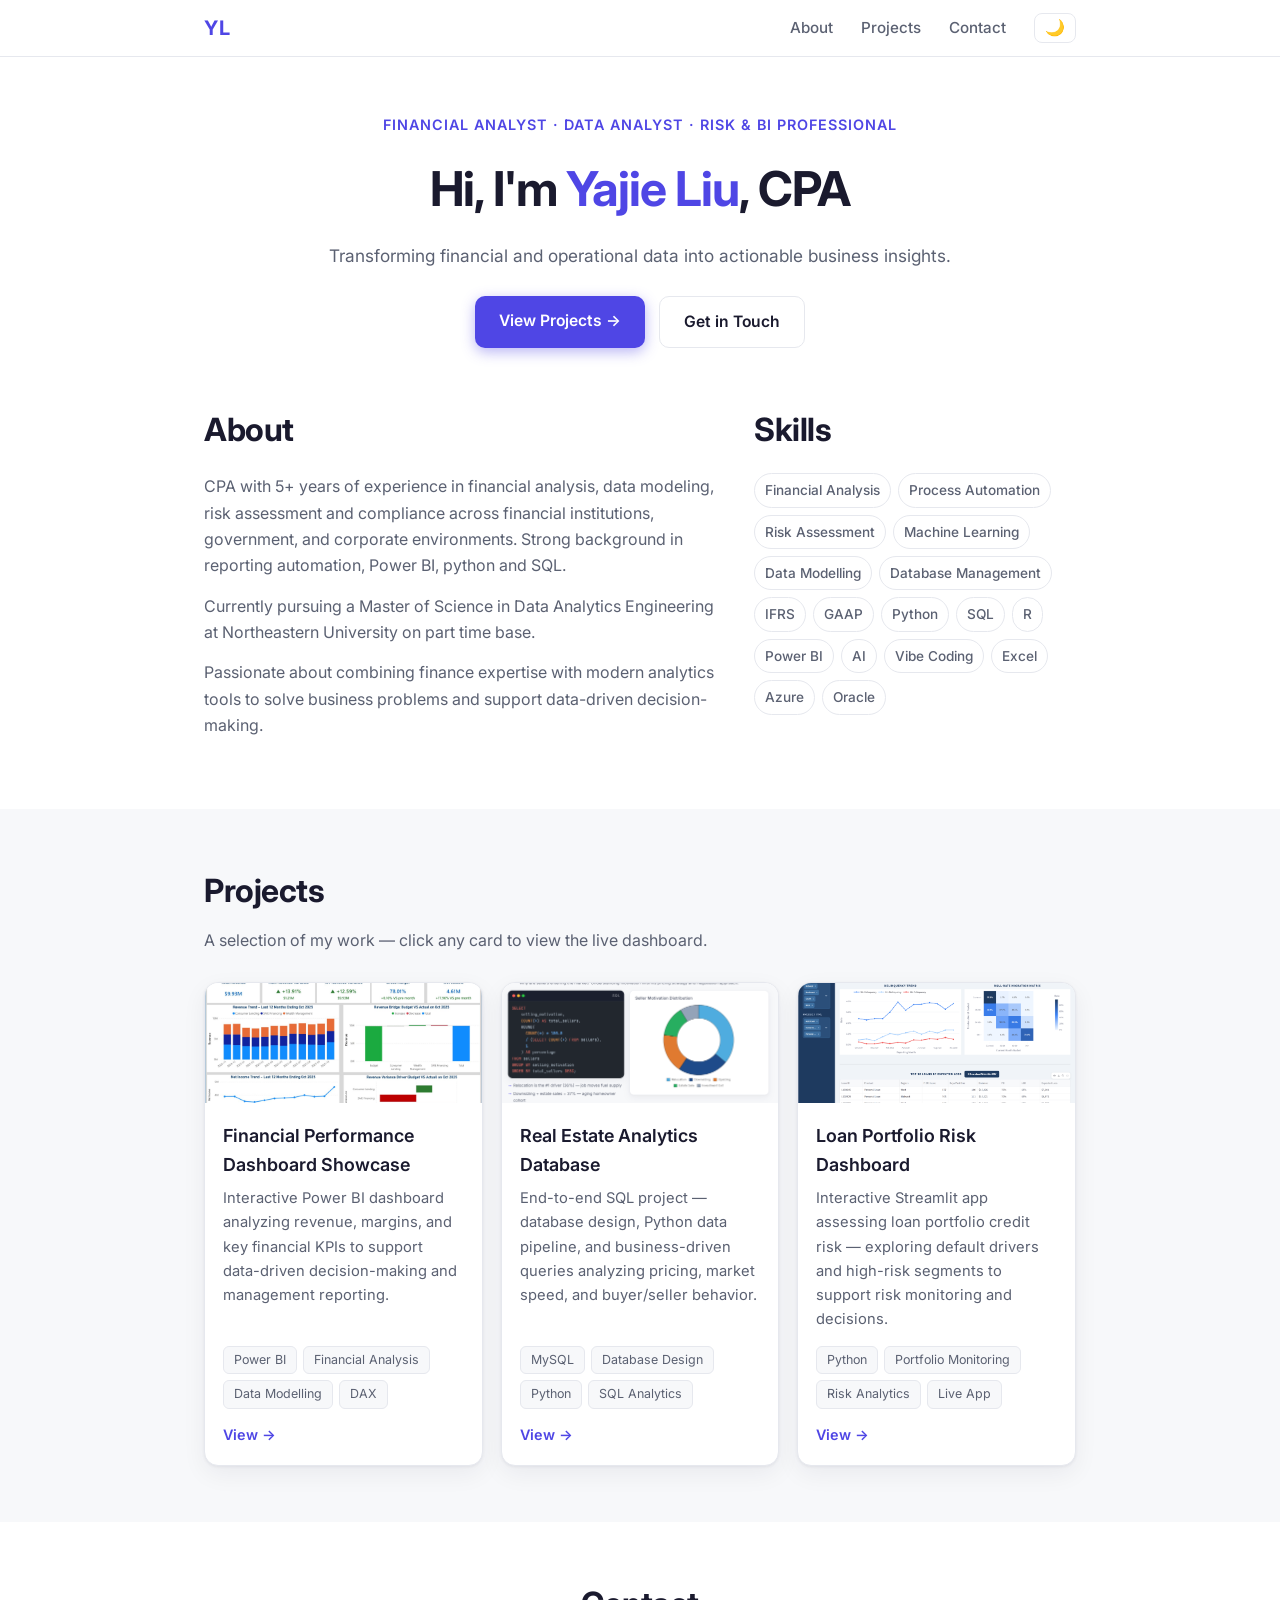
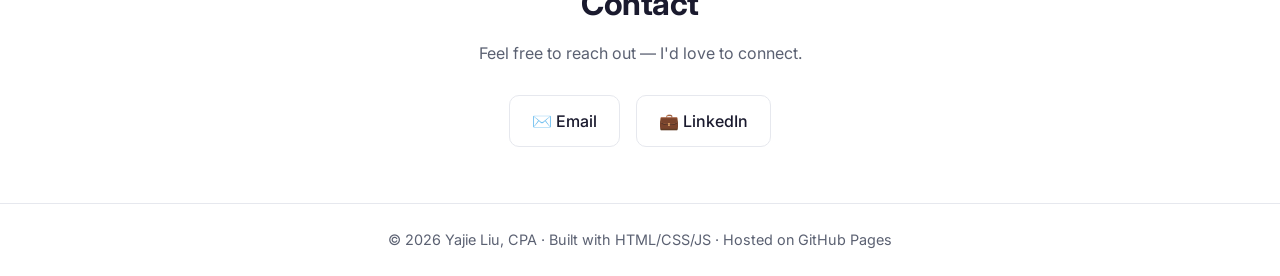
<file: index.html>
<!DOCTYPE html>
<html lang="en">
<head>
  <meta charset="UTF-8" />
  <meta name="viewport" content="width=device-width, initial-scale=1.0" />
  <title>Yajie Liu, CPA  Portfolio</title>
  <meta name="description" content="Yajie Liu, CPA — Financial Analyst, Data Analyst, and Risk & Business Intelligence Professional. Transforming financial and operational data into actionable business insights." />

  <!-- Social share preview -->
  <meta property="og:title" content="Yajie Liu, CPA · Portfolio" />
  <meta property="og:description" content="Transforming financial and operational data into actionable business insights." />
  <meta property="og:type" content="website" />

  <link rel="preconnect" href="https://fonts.googleapis.com" />
  <link rel="preconnect" href="https://fonts.gstatic.com" crossorigin />
  <link href="https://fonts.googleapis.com/css2?family=Inter:wght@400;500;600;700&display=swap" rel="stylesheet" />
  <link rel="stylesheet" href="styles.css" />
</head>
<body>
  <!-- 顶部导航 -->
  <header class="nav">
    <div class="container nav__inner">
      <a href="#top" class="nav__logo">YL</a>
      <nav class="nav__links">
        <a href="#about">About</a>
        <a href="#projects">Projects</a>
        <a href="#contact">Contact</a>
        <button id="theme-toggle" class="theme-toggle" aria-label="Toggle dark/light mode">🌙</button>
      </nav>
    </div>
  </header>

  <!-- Hero -->
  <section id="top" class="hero">
    <div class="container">
      <p class="hero__eyebrow">Financial Analyst · Data Analyst · Risk &amp; BI Professional</p>
      <h1 class="hero__title">Hi, I'm <span class="accent">Yajie Liu</span>, CPA </h1>
      <p class="hero__subtitle">
        Transforming financial and operational data into actionable business insights.
      </p>
      <div class="hero__actions">
        <a href="#projects" class="btn btn--primary">View Projects →</a>
        <a href="#contact" class="btn btn--ghost">Get in Touch</a>
      </div>
    </div>
  </section>

  <!-- About -->
  <section id="about" class="section">
    <div class="container">
      <div class="about">
        <div class="about__text">
          <h2 class="section__title">About</h2>
          <p>
            CPA with 5+ years of experience in financial analysis, 
            data modeling, risk assessment and compliance across financial institutions, 
            government, and corporate environments. Strong background in reporting automation, 
            Power BI, python and SQL. 
          </p>
          <p>
            Currently pursuing a Master of Science in Data Analytics Engineering at
            Northeastern University on part time base. 
          </p>
          <p>
            Passionate about combining finance expertise with
            modern analytics tools to solve business problems and support
            data-driven decision-making.
          </p>
        </div>
        <div class="about__skills">
          <h2 class="section__title">Skills</h2>
          <ul class="skills">
            <li>Financial Analysis</li>
            <li>Process Automation</li>
            <li>Risk Assessment</li>
            <li>Machine Learning</li>
            <li>Data Modelling</li>
            <li>Database Management</li>
            <li>IFRS</li>
            <li>GAAP</li>
            <li>Python</li>
            <li>SQL</li>
            <li>R</li>
            <li>Power BI</li>
            <li>AI</li>
            <li>Vibe Coding</li>
            <li>Excel</li>
            <li>Azure</li>
            <li>Oracle</li>
          </ul>
        </div>
      </div>
    </div>
  </section>

  <!-- Projects -->
  <section id="projects" class="section section--alt">
    <div class="container">
      <h2 class="section__title">Projects</h2>
      <p class="section__lead">A selection of my work — click any card to view the live dashboard.</p>

      <!-- Cards are generated by JS from the data in script.js -->
      <div id="project-grid" class="project-grid"></div>
    </div>
  </section>

  <!-- Contact -->
  <section id="contact" class="section">
    <div class="container contact">
      <h2 class="section__title">Contact</h2>
      <p class="section__lead">Feel free to reach out — I'd love to connect.</p>
      <div class="contact__links">
        <a href="mailto:Yajiel888@outlook.com" class="contact__link">✉️ Email</a>
        <a href="https://www.linkedin.com/in/yajie-liu-cpa-ca-6932b6194/" target="_blank" rel="noopener" class="contact__link">💼 LinkedIn</a>
      </div>
    </div>
  </section>

  <footer class="footer">
    <div class="container">
      <p>© <span id="year"></span> Yajie Liu, CPA · Built with HTML/CSS/JS · Hosted on GitHub Pages</p>
    </div>
  </footer>

  <script src="script.js"></script>
</body>
</html>
</file>
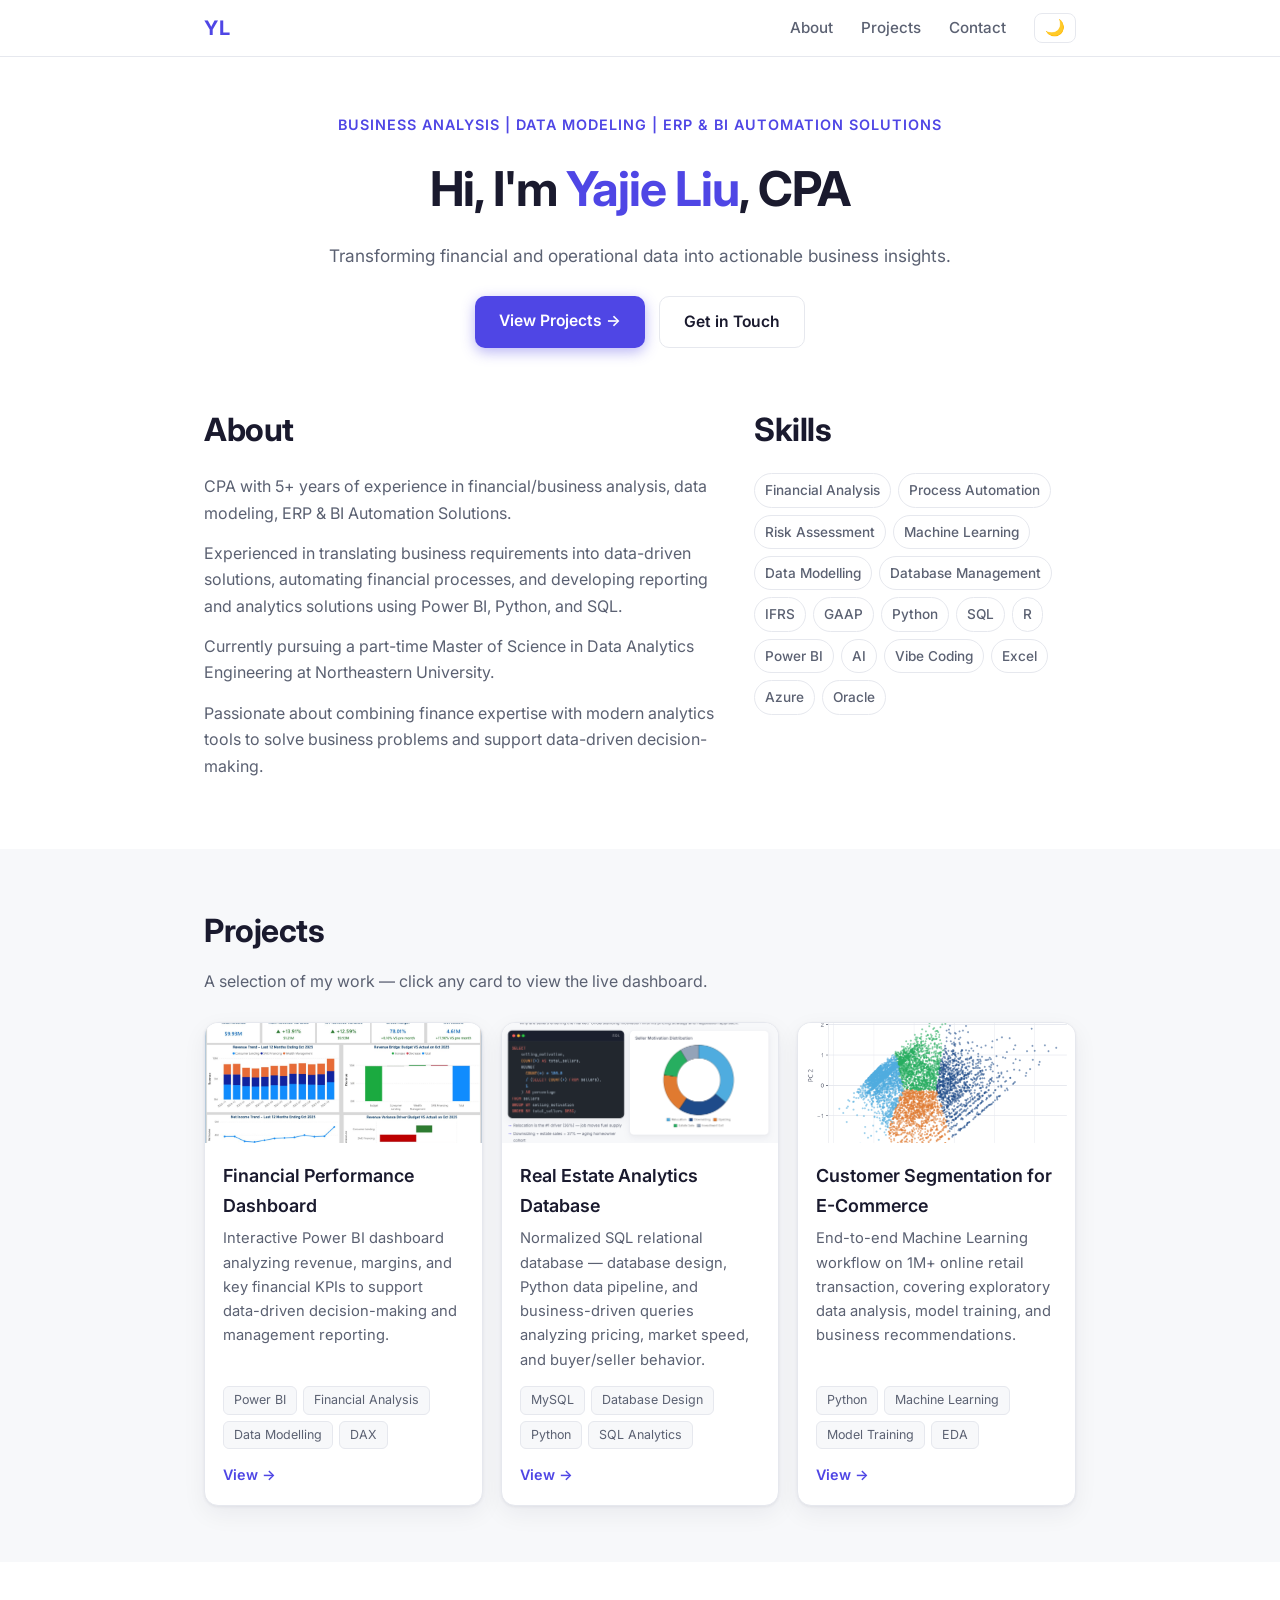
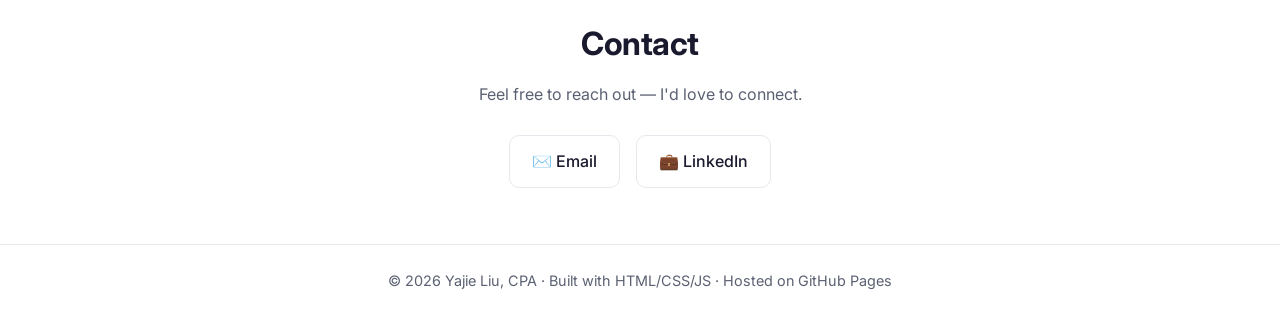
<file: index-BA.html>
<!DOCTYPE html>
<html lang="en">
<head>
  <meta charset="UTF-8" />
  <meta name="viewport" content="width=device-width, initial-scale=1.0" />
  <title>Yajie Liu, CPA  Portfolio</title>
  <meta name="description" content="Yajie Liu, CPA — Financial Analyst, Data Analyst, and Risk & Business Intelligence Professional. Transforming financial and operational data into actionable business insights." />

  <!-- Social share preview -->
  <meta property="og:title" content="Yajie Liu, CPA · Portfolio" />
  <meta property="og:description" content="Transforming financial and operational data into actionable business insights." />
  <meta property="og:type" content="website" />

  <link rel="preconnect" href="https://fonts.googleapis.com" />
  <link rel="preconnect" href="https://fonts.gstatic.com" crossorigin />
  <link href="https://fonts.googleapis.com/css2?family=Inter:wght@400;500;600;700&display=swap" rel="stylesheet" />
  <link rel="stylesheet" href="styles.css" />
</head>
<body>
  <!-- 顶部导航 -->
  <header class="nav">
    <div class="container nav__inner">
      <a href="#top" class="nav__logo">YL</a>
      <nav class="nav__links">
        <a href="#about">About</a>
        <a href="#projects">Projects</a>
        <a href="#contact">Contact</a>
        <button id="theme-toggle" class="theme-toggle" aria-label="Toggle dark/light mode">🌙</button>
      </nav>
    </div>
  </header>

  <!-- Hero -->
  <section id="top" class="hero">
    <div class="container">
      <p class="hero__eyebrow">Business Analysis | Data Modeling | ERP &amp; BI Automation Solutions</p>
      <h1 class="hero__title">Hi, I'm <span class="accent">Yajie Liu</span>, CPA </h1>
      <p class="hero__subtitle">
        Transforming financial and operational data into actionable business insights.
      </p>
      <div class="hero__actions">
        <a href="#projects" class="btn btn--primary">View Projects →</a>
        <a href="#contact" class="btn btn--ghost">Get in Touch</a>
      </div>
    </div>
  </section>

  <!-- About -->
  <section id="about" class="section">
    <div class="container">
      <div class="about">
        <div class="about__text">
          <h2 class="section__title">About</h2>
          <p>
            CPA with 5+ years of experience in financial/business analysis,
            data modeling, ERP &amp; BI Automation Solutions.
          </p>
          <p>
            Experienced in translating business requirements into data-driven solutions,
            automating financial processes, and developing reporting and analytics solutions
            using Power BI, Python, and SQL.
          </p>
          <p>
            Currently pursuing a part-time Master of Science in Data Analytics Engineering at
            Northeastern University.
          </p>
          <p>
            Passionate about combining finance expertise with
            modern analytics tools to solve business problems and support
            data-driven decision-making.
          </p>
        </div>
        <div class="about__skills">
          <h2 class="section__title">Skills</h2>
          <ul class="skills">
            <li>Financial Analysis</li>
            <li>Process Automation</li>
            <li>Risk Assessment</li>
            <li>Machine Learning</li>
            <li>Data Modelling</li>
            <li>Database Management</li>
            <li>IFRS</li>
            <li>GAAP</li>
            <li>Python</li>
            <li>SQL</li>
            <li>R</li>
            <li>Power BI</li>
            <li>AI</li>
            <li>Vibe Coding</li>
            <li>Excel</li>
            <li>Azure</li>
            <li>Oracle</li>
          </ul>
        </div>
      </div>
    </div>
  </section>

  <!-- Projects -->
  <section id="projects" class="section section--alt">
    <div class="container">
      <h2 class="section__title">Projects</h2>
      <p class="section__lead">A selection of my work — click any card to view the live dashboard.</p>

      <!-- Cards are generated by JS from the data in script-BA.js -->
      <div id="project-grid" class="project-grid"></div>
    </div>
  </section>

  <!-- Contact -->
  <section id="contact" class="section">
    <div class="container contact">
      <h2 class="section__title">Contact</h2>
      <p class="section__lead">Feel free to reach out — I'd love to connect.</p>
      <div class="contact__links">
        <a href="mailto:Yajiel888@outlook.com" class="contact__link">✉️ Email</a>
        <a href="https://www.linkedin.com/in/yajie-liu-cpa-ca-6932b6194/" target="_blank" rel="noopener" class="contact__link">💼 LinkedIn</a>
      </div>
    </div>
  </section>

  <footer class="footer">
    <div class="container">
      <p>© <span id="year"></span> Yajie Liu, CPA · Built with HTML/CSS/JS · Hosted on GitHub Pages</p>
    </div>
  </footer>

  <script src="script-BA.js"></script>
</body>
</html>
</file>
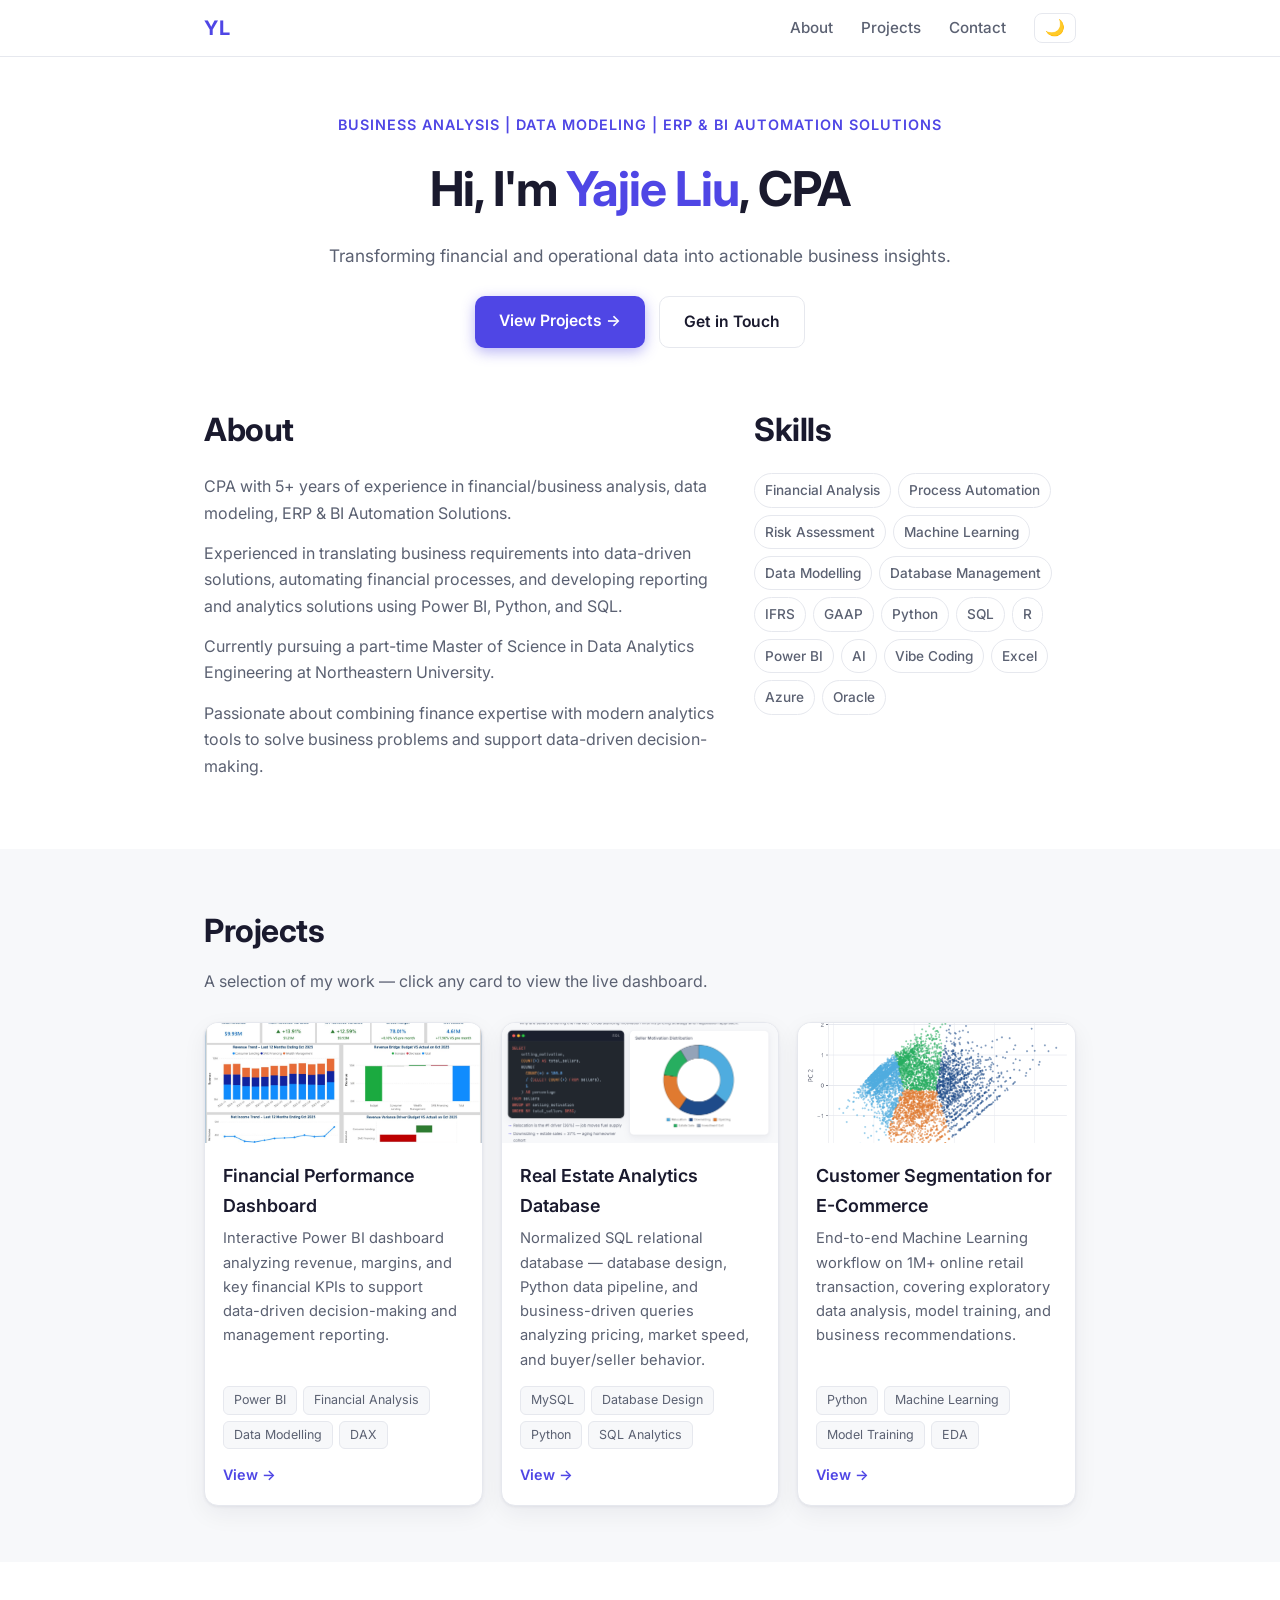
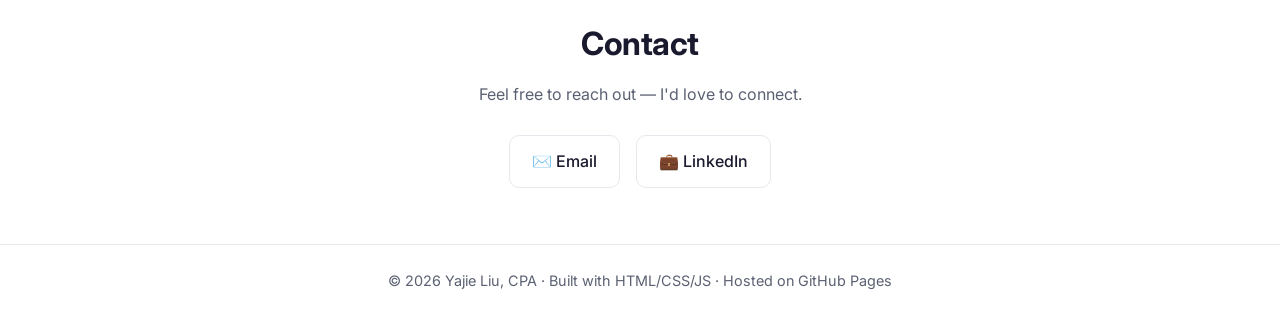
<file: index-new.html>
<!DOCTYPE html>
<html lang="en">
<head>
  <meta charset="UTF-8" />
  <meta name="viewport" content="width=device-width, initial-scale=1.0" />

  <!-- Google Analytics (GA4) -->
  <script async src="https://www.googletagmanager.com/gtag/js?id=G-7TH5LE1R9E"></script>
  <script>
    window.dataLayer = window.dataLayer || [];
    function gtag(){dataLayer.push(arguments);}
    gtag('js', new Date());
    gtag('config', 'G-7TH5LE1R9E');
  </script>

  <title>Yajie Liu, CPA  Portfolio</title>
  <meta name="description" content="Yajie Liu, CPA — Financial Analyst, Data Analyst, and Risk & Business Intelligence Professional. Transforming financial and operational data into actionable business insights." />

  <!-- Social share preview -->
  <meta property="og:title" content="Yajie Liu, CPA · Portfolio" />
  <meta property="og:description" content="Transforming financial and operational data into actionable business insights." />
  <meta property="og:type" content="website" />

  <link rel="preconnect" href="https://fonts.googleapis.com" />
  <link rel="preconnect" href="https://fonts.gstatic.com" crossorigin />
  <link href="https://fonts.googleapis.com/css2?family=Inter:wght@400;500;600;700&display=swap" rel="stylesheet" />
  <link rel="stylesheet" href="styles.css" />
</head>
<body>
  <!-- 顶部导航 -->
  <header class="nav">
    <div class="container nav__inner">
      <a href="#top" class="nav__logo">YL</a>
      <nav class="nav__links">
        <a href="#about">About</a>
        <a href="#projects">Projects</a>
        <a href="#contact">Contact</a>
        <button id="theme-toggle" class="theme-toggle" aria-label="Toggle dark/light mode">🌙</button>
      </nav>
    </div>
  </header>

  <!-- Hero -->
  <section id="top" class="hero">
    <div class="container">
      <p class="hero__eyebrow">Business Analysis | Data Modeling | ERP &amp; BI Automation Solutions</p>
      <h1 class="hero__title">Hi, I'm <span class="accent">Yajie Liu</span>, CPA </h1>
      <p class="hero__subtitle">
        Transforming financial and operational data into actionable business insights.
      </p>
      <div class="hero__actions">
        <a href="#projects" class="btn btn--primary">View Projects →</a>
        <a href="#contact" class="btn btn--ghost">Get in Touch</a>
      </div>
    </div>
  </section>

  <!-- About -->
  <section id="about" class="section">
    <div class="container">
      <div class="about">
        <div class="about__text">
          <h2 class="section__title">About</h2>
          <p>
            CPA with 5+ years of experience in financial/business analysis,
            data modeling, ERP &amp; BI Automation Solutions.
          </p>
          <p>
            Experienced in translating business requirements into data-driven solutions,
            automating financial processes, and developing reporting and analytics solutions
            using Power BI, Python, and SQL.
          </p>
          <p>
            Currently pursuing a part-time Master of Science in Data Analytics Engineering at
            Northeastern University.
          </p>
          <p>
            Passionate about combining finance expertise with
            modern analytics tools to solve business problems and support
            data-driven decision-making.
          </p>
        </div>
        <div class="about__skills">
          <h2 class="section__title">Skills</h2>
          <ul class="skills">
            <li>Financial Analysis</li>
            <li>Process Automation</li>
            <li>Risk Assessment</li>
            <li>Machine Learning</li>
            <li>Data Modelling</li>
            <li>Database Management</li>
            <li>IFRS</li>
            <li>GAAP</li>
            <li>Python</li>
            <li>SQL</li>
            <li>R</li>
            <li>Power BI</li>
            <li>AI</li>
            <li>Vibe Coding</li>
            <li>Excel</li>
            <li>Azure</li>
            <li>Oracle</li>
          </ul>
        </div>
      </div>
    </div>
  </section>

  <!-- Projects -->
  <section id="projects" class="section section--alt">
    <div class="container">
      <h2 class="section__title">Projects</h2>
      <p class="section__lead">A selection of my work — click any card to view the live dashboard.</p>

      <!-- Cards are generated by JS from the data in script-BA.js -->
      <div id="project-grid" class="project-grid"></div>
    </div>
  </section>

  <!-- Contact -->
  <section id="contact" class="section">
    <div class="container contact">
      <h2 class="section__title">Contact</h2>
      <p class="section__lead">Feel free to reach out — I'd love to connect.</p>
      <div class="contact__links">
        <a href="mailto:Yajiel888@outlook.com" class="contact__link">✉️ Email</a>
        <a href="https://www.linkedin.com/in/yajie-liu-cpa-ca-6932b6194/" target="_blank" rel="noopener" class="contact__link">💼 LinkedIn</a>
      </div>
    </div>
  </section>

  <footer class="footer">
    <div class="container">
      <p>© <span id="year"></span> Yajie Liu, CPA · Built with HTML/CSS/JS · Hosted on GitHub Pages</p>
    </div>
  </footer>

  <script src="script-BA.js"></script>
</body>
</html>
</file>
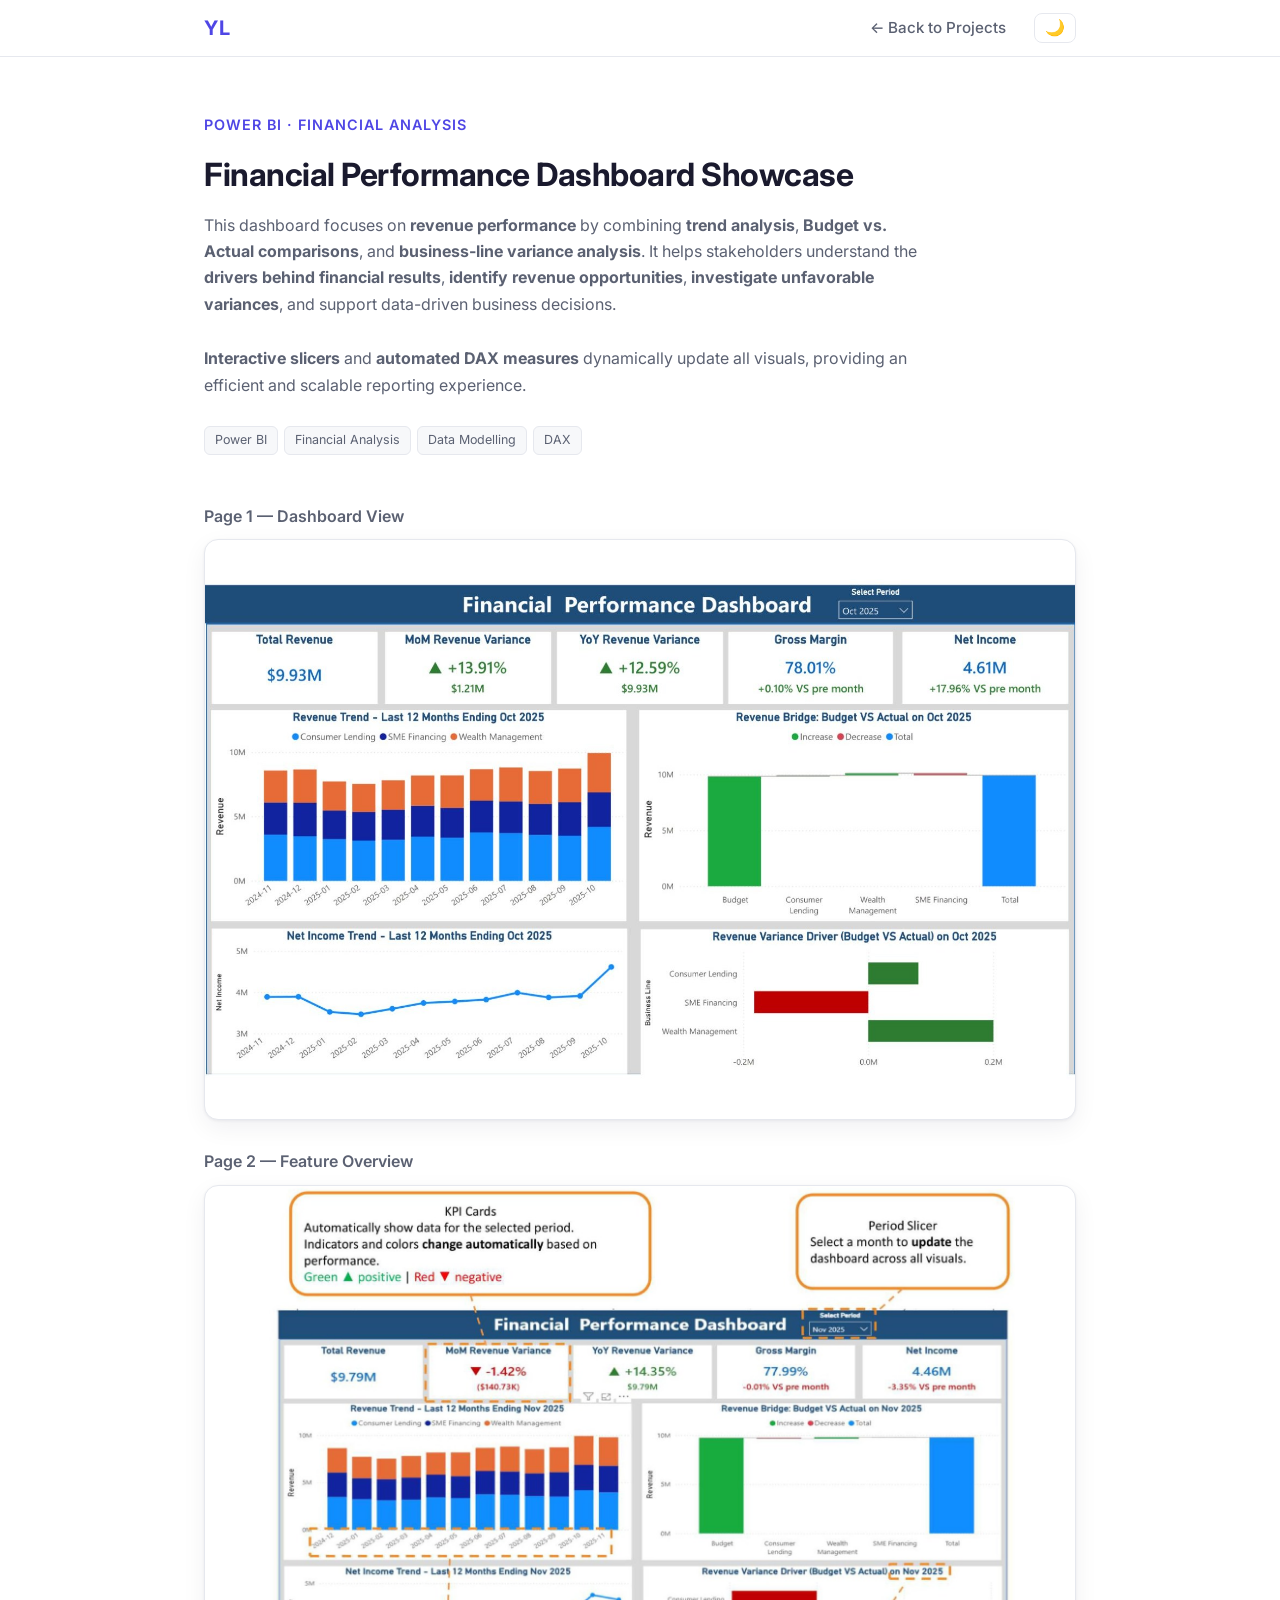
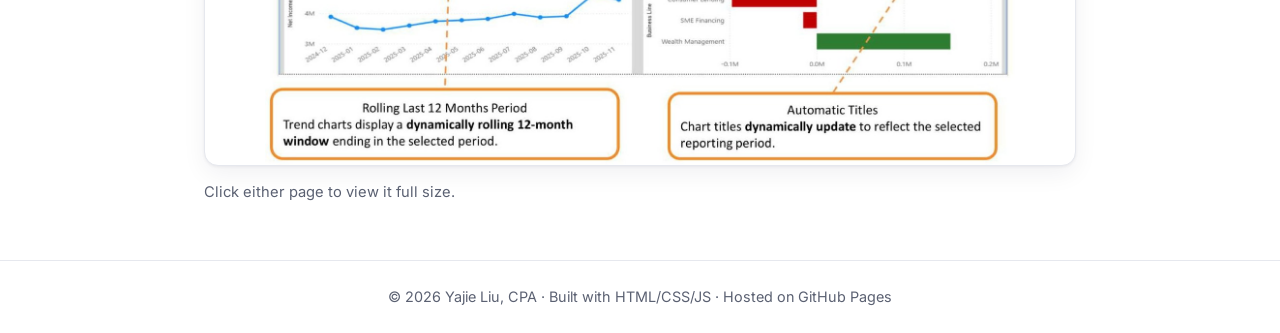
<file: project1.html>
<!DOCTYPE html>
<html lang="en">
<head>
  <meta charset="UTF-8" />
  <meta name="viewport" content="width=device-width, initial-scale=1.0" />
  <title>Financial Performance Dashboard Showcase · Yajie Liu</title>
  <meta name="description" content="Interactive Power BI financial performance dashboard by Yajie Liu, CPA — revenue, margins, and key KPIs." />

  <link rel="preconnect" href="https://fonts.googleapis.com" />
  <link rel="preconnect" href="https://fonts.gstatic.com" crossorigin />
  <link href="https://fonts.googleapis.com/css2?family=Inter:wght@400;500;600;700&display=swap" rel="stylesheet" />
  <link rel="stylesheet" href="styles.css" />
</head>
<body>
  <!-- Nav -->
  <header class="nav">
    <div class="container nav__inner">
      <a href="index.html" class="nav__logo">YL</a>
      <nav class="nav__links">
        <a href="index.html#projects">← Back to Projects</a>
        <button id="theme-toggle" class="theme-toggle" aria-label="Toggle dark/light mode">🌙</button>
      </nav>
    </div>
  </header>

  <!-- Project header -->
  <section class="section" style="padding-bottom: 24px;">
    <div class="container">
      <p class="hero__eyebrow">Power BI · Financial Analysis</p>
      <h1 class="section__title">Financial Performance Dashboard Showcase</h1>
      <p class="section__lead" style="max-width: 720px;">
        This dashboard focuses on <strong>revenue performance</strong> by combining <strong>trend analysis</strong>, <strong>Budget vs. Actual
        comparisons</strong>, and <strong>business-line variance analysis</strong>. It helps stakeholders understand the
        <strong>drivers behind financial results</strong>, <strong>identify revenue opportunities</strong>, <strong>investigate unfavorable variances</strong>,
        and support data-driven business decisions.
      </p>
      <p class="section__lead" style="max-width: 720px;">
        <strong>Interactive slicers</strong> and <strong>automated DAX measures</strong> dynamically update all visuals, providing an
        efficient and scalable reporting experience.
      </p>
      <div class="card__tags" style="margin-bottom: 24px;">
        <span class="card__tag">Power BI</span>
        <span class="card__tag">Financial Analysis</span>
        <span class="card__tag">Data Modelling</span>
        <span class="card__tag">DAX</span>
      </div>
    </div>
  </section>

  <!-- Dashboard display -->
  <section class="section" style="padding-top: 0;">
    <div class="container">
      <h3 class="shot-label">Page 1 — Dashboard View</h3>
      <a href="images/powerbi-dashboard-page1.jpg" target="_blank" rel="noopener" class="shot" title="Open page 1 full size">
        <img src="images/powerbi-dashboard-page1.jpg" alt="Financial Performance Dashboard — dashboard view" />
      </a>

      <h3 class="shot-label">Page 2 — Feature Overview</h3>
      <a href="images/powerbi-dashboard-page2.jpg" target="_blank" rel="noopener" class="shot" title="Open page 2 full size">
        <img src="images/powerbi-dashboard-page2.jpg" alt="Financial Performance Dashboard — annotated feature overview" />
      </a>

      <p class="pdf-note">Click either page to view it full size.</p>
    </div>
  </section>

  <footer class="footer">
    <div class="container">
      <p>© <span id="year"></span> Yajie Liu, CPA · Built with HTML/CSS/JS · Hosted on GitHub Pages</p>
    </div>
  </footer>

  <script src="script.js"></script>
</body>
</html>
</file>
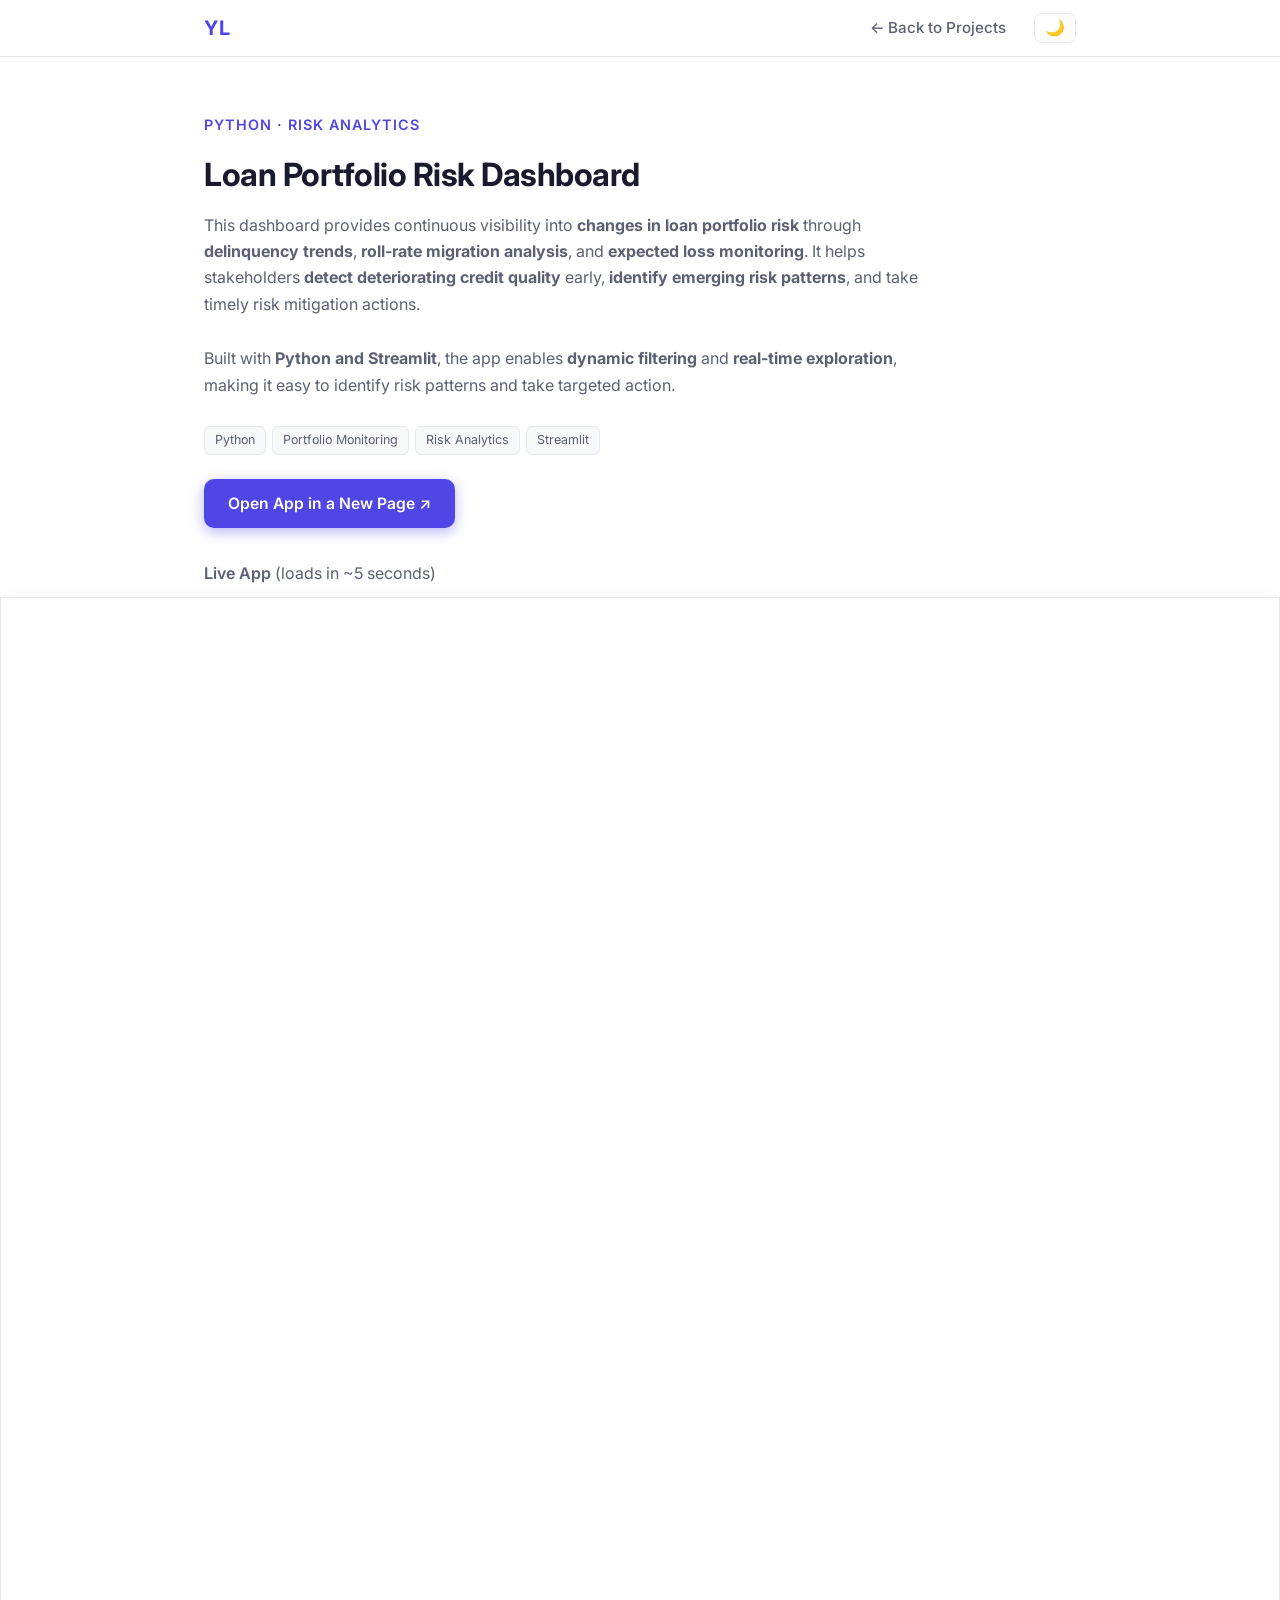
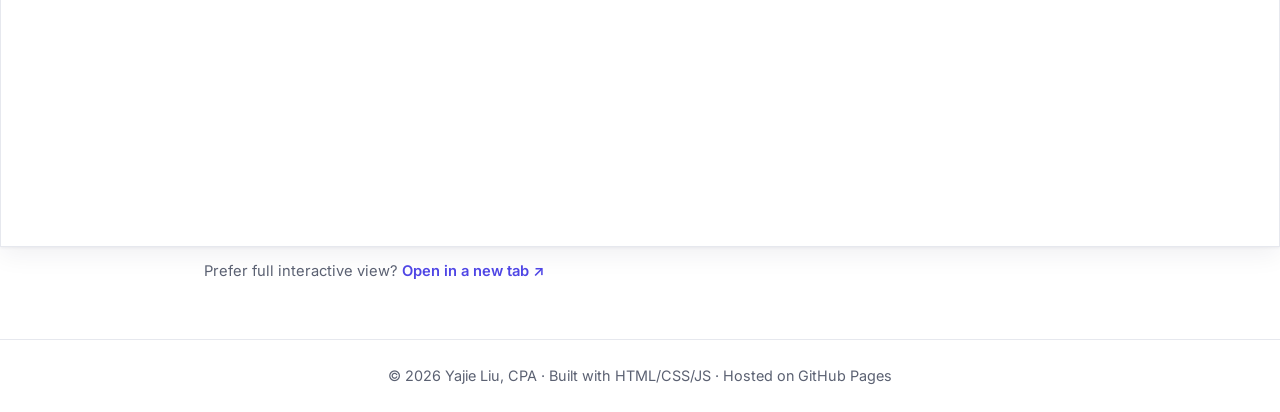
<file: project2.html>
<!DOCTYPE html>
<html lang="en">
<head>
  <meta charset="UTF-8" />
  <meta name="viewport" content="width=device-width, initial-scale=1.0" />
  <title>Loan Portfolio Risk Dashboard · Yajie Liu</title>
  <meta name="description" content="Interactive Streamlit app by Yajie Liu assessing loan portfolio credit risk — default drivers, high-risk segments, and risk monitoring." />

  <link rel="preconnect" href="https://fonts.googleapis.com" />
  <link rel="preconnect" href="https://fonts.gstatic.com" crossorigin />
  <link href="https://fonts.googleapis.com/css2?family=Inter:wght@400;500;600;700&display=swap" rel="stylesheet" />
  <link rel="stylesheet" href="styles.css" />
</head>
<body>
  <!-- Nav -->
  <header class="nav">
    <div class="container nav__inner">
      <a href="index.html" class="nav__logo">YL</a>
      <nav class="nav__links">
        <a href="index.html#projects">← Back to Projects</a>
        <button id="theme-toggle" class="theme-toggle" aria-label="Toggle dark/light mode">🌙</button>
      </nav>
    </div>
  </header>

  <!-- Project header -->
  <section class="section" style="padding-bottom: 24px;">
    <div class="container">
      <p class="hero__eyebrow">Python · Risk Analytics</p>
      <h1 class="section__title">Loan Portfolio Risk Dashboard</h1>
      <p class="section__lead" style="max-width: 720px;">
        This dashboard provides continuous visibility into <strong>changes in</strong> <strong>loan portfolio risk</strong> through
        <strong>delinquency trends</strong>, <strong>roll-rate migration analysis</strong>, and <strong>expected loss monitoring</strong>. It helps
        stakeholders <strong>detect deteriorating credit quality</strong> early, <strong>identify emerging risk patterns</strong>,
        and take timely risk mitigation actions.
      </p>
      <p class="section__lead" style="max-width: 720px;">
        Built with <strong>Python and Streamlit</strong>, the app enables <strong>dynamic filtering</strong> and <strong>real-time exploration</strong>,
        making it easy to identify risk patterns and take targeted action.
      </p>
      <div class="card__tags" style="margin-bottom: 24px;">
        <span class="card__tag">Python</span>
        <span class="card__tag">Portfolio Monitoring</span>
        <span class="card__tag">Risk Analytics</span>
        <span class="card__tag">Streamlit</span>
      </div>
      <a href="https://loan-portfolio-risk-dashboard-yajie.streamlit.app/" target="_blank" rel="noopener" class="btn btn--primary" style="display:inline-block; margin-bottom: 8px;">
        Open App in a New Page ↗
      </a>
    </div>
  </section>

  <!-- Live app embed -->
  <section class="section" style="padding-top: 0;">
    <div class="container">
      <h3 class="shot-label">Live App <span style="font-weight: 400; color: var(--text-muted);">(loads in ~5 seconds)</span></h3>
    </div>
    <div style="
      width: 100vw;
      margin-left: calc(-50vw + 50%);
      height: 1250px;
      border: 1px solid var(--border);
      box-shadow: var(--shadow);
    ">
      <iframe
        src="https://loan-portfolio-risk-dashboard-yajie.streamlit.app/?embed=true"
        title="Loan Portfolio Risk Dashboard"
        style="width: 100%; height: 100%; border: none; display: block;"
        scrolling="no"
        loading="lazy"
        allow="fullscreen"
      ></iframe>
    </div>
    <div class="container">
      <p class="pdf-note" style="margin-top: 12px;">
        Prefer full interactive view?
        <a href="https://loan-portfolio-risk-dashboard-yajie.streamlit.app/" target="_blank" rel="noopener">Open in a new tab ↗</a>
      </p>
    </div>
  </section>

  <footer class="footer">
    <div class="container">
      <p>© <span id="year"></span> Yajie Liu, CPA · Built with HTML/CSS/JS · Hosted on GitHub Pages</p>
    </div>
  </footer>

  <script src="script.js"></script>
</body>
</html>
</file>
<file: styles.css>
/* ===== 设计变量 ===== */
:root {
  --bg: #ffffff;
  --bg-alt: #f7f8fa;
  --text: #1a1a2e;
  --text-muted: #5b6172;
  --accent: #4f46e5;
  --accent-hover: #4338ca;
  --border: #e6e8ee;
  --card: #ffffff;
  --shadow: 0 1px 3px rgba(20, 20, 50, 0.06), 0 8px 24px rgba(20, 20, 50, 0.06);
  --radius: 14px;
  --max-width: 920px;
}

[data-theme="dark"] {
  --bg: #0e1016;
  --bg-alt: #141823;
  --text: #f0f2f8;
  --text-muted: #9aa3b8;
  --accent: #818cf8;
  --accent-hover: #a5b0ff;
  --border: #232838;
  --card: #161b27;
  --shadow: 0 1px 3px rgba(0, 0, 0, 0.4), 0 8px 24px rgba(0, 0, 0, 0.3);
}

/* ===== 基础 ===== */
* { box-sizing: border-box; margin: 0; padding: 0; }

html { scroll-behavior: smooth; }

body {
  font-family: "Inter", -apple-system, BlinkMacSystemFont, "Segoe UI",
    "PingFang SC", "Microsoft YaHei", sans-serif;
  background: var(--bg);
  color: var(--text);
  line-height: 1.65;
  -webkit-font-smoothing: antialiased;
  transition: background 0.3s ease, color 0.3s ease;
}

.container {
  max-width: var(--max-width);
  margin: 0 auto;
  padding: 0 24px;
}

a { color: inherit; text-decoration: none; }

.accent { color: var(--accent); }

/* ===== 导航 ===== */
.nav {
  position: sticky;
  top: 0;
  z-index: 50;
  background: color-mix(in srgb, var(--bg) 85%, transparent);
  backdrop-filter: saturate(180%) blur(12px);
  border-bottom: 1px solid var(--border);
}

.nav__inner {
  display: flex;
  align-items: center;
  justify-content: space-between;
  height: 56px;
}

.nav__logo {
  font-weight: 700;
  font-size: 1.25rem;
  letter-spacing: 0.5px;
  color: var(--accent);
}

.nav__links {
  display: flex;
  align-items: center;
  gap: 28px;
}

.nav__links a {
  font-size: 0.95rem;
  font-weight: 500;
  color: var(--text-muted);
  transition: color 0.2s;
}

.nav__links a:hover { color: var(--text); }

.theme-toggle {
  background: none;
  border: 1px solid var(--border);
  border-radius: 8px;
  padding: 6px 10px;
  cursor: pointer;
  font-size: 1rem;
  line-height: 1;
}

/* ===== Hero ===== */
.hero {
  padding: 56px 0 32px;
  text-align: center;
}

.hero__eyebrow {
  color: var(--accent);
  font-weight: 600;
  font-size: 0.9rem;
  letter-spacing: 1px;
  text-transform: uppercase;
  margin-bottom: 12px;
}

.hero__title {
  font-size: clamp(2rem, 5vw, 3rem);
  font-weight: 700;
  letter-spacing: -1px;
  margin-bottom: 14px;
}

.hero__subtitle {
  max-width: none;
  margin: 0 auto 26px;
  color: var(--text-muted);
  font-size: 1.08rem;
}

.hero__actions {
  display: flex;
  gap: 14px;
  justify-content: center;
  flex-wrap: wrap;
}

/* ===== 按钮 ===== */
.btn {
  display: inline-block;
  padding: 12px 24px;
  border-radius: 10px;
  font-weight: 600;
  font-size: 0.98rem;
  transition: transform 0.15s, background 0.2s, box-shadow 0.2s;
}

.btn:hover { transform: translateY(-2px); }

.btn--primary {
  background: var(--accent);
  color: #fff;
  box-shadow: 0 4px 14px color-mix(in srgb, var(--accent) 40%, transparent);
}

.btn--primary:hover { background: var(--accent-hover); }

.btn--ghost {
  border: 1px solid var(--border);
  color: var(--text);
}

/* ===== Section ===== */
.section { padding: 56px 0; }
.section--alt { background: var(--bg-alt); }

/* About sits right under the hero — trim its top padding */
#about { padding-top: 24px; }

.section__title {
  font-size: clamp(1.5rem, 4vw, 2rem);
  font-weight: 700;
  letter-spacing: -0.5px;
  margin-bottom: 10px;
}

.section__lead {
  color: var(--text-muted);
  margin-bottom: 28px;
  font-size: 1rem;
}

/* ===== About ===== */
.about {
  display: grid;
  grid-template-columns: 1.6fr 1fr;
  gap: 36px;
}

.about__text p { margin-bottom: 14px; color: var(--text-muted); font-size: 1rem; }

.about__text .section__title,
.about__skills .section__title { margin-bottom: 16px; }

.skills {
  list-style: none;
  display: flex;
  flex-wrap: wrap;
  gap: 7px;
}

.skills li {
  background: var(--card);
  border: 1px solid var(--border);
  padding: 5px 10px;
  border-radius: 999px;
  font-size: 0.85rem;
  font-weight: 500;
  color: var(--text-muted);
}

/* ===== 项目网格 ===== */
.project-grid {
  display: grid;
  grid-template-columns: repeat(auto-fill, minmax(260px, 1fr));
  gap: 18px;
}

.card {
  background: var(--card);
  border: 1px solid var(--border);
  border-radius: var(--radius);
  overflow: hidden;
  box-shadow: var(--shadow);
  transition: transform 0.2s, box-shadow 0.2s;
  display: flex;
  flex-direction: column;
}

.card:hover {
  transform: translateY(-4px);
  box-shadow: 0 12px 32px rgba(20, 20, 50, 0.12);
}

.card__thumb {
  position: relative;
  height: 120px;
  background: linear-gradient(135deg, var(--accent), #8b5cf6);
  display: flex;
  align-items: center;
  justify-content: center;
  font-size: 2.2rem;
}

.card__badge {
  position: absolute;
  top: 10px;
  right: 10px;
  font-size: 0.72rem;
  font-weight: 600;
  letter-spacing: 0.3px;
  text-transform: uppercase;
  color: #fff;
  background: rgba(0, 0, 0, 0.45);
  border: 1px solid rgba(255, 255, 255, 0.5);
  padding: 3px 9px;
  border-radius: 999px;
}

.card--upcoming { cursor: default; }
.card--upcoming .card__links span { color: var(--text-muted); }

.card__body { padding: 18px; display: flex; flex-direction: column; flex: 1; }

.card__title { font-size: 1.12rem; font-weight: 600; margin-bottom: 6px; }

.card__desc { color: var(--text-muted); font-size: 0.92rem; margin-bottom: 14px; flex: 1; }

.card__tags { display: flex; flex-wrap: wrap; gap: 6px; margin-bottom: 14px; }

.card__tag {
  font-size: 0.78rem;
  background: var(--bg-alt);
  border: 1px solid var(--border);
  color: var(--text-muted);
  padding: 3px 10px;
  border-radius: 6px;
}

.card__links { display: flex; gap: 16px; }

.card__links span {
  font-size: 0.9rem;
  font-weight: 600;
  color: var(--accent);
}

.card:hover .card__links span { color: var(--accent-hover); }

/* ===== Contact ===== */
.contact { text-align: center; }
.contact .section__title, .contact .section__lead { text-align: center; }

.contact__links {
  display: flex;
  gap: 16px;
  justify-content: center;
  flex-wrap: wrap;
}

.contact__link {
  border: 1px solid var(--border);
  background: var(--card);
  padding: 12px 22px;
  border-radius: 10px;
  font-weight: 500;
  transition: transform 0.15s, border-color 0.2s;
}

.contact__link:hover { transform: translateY(-2px); border-color: var(--accent); }

/* ===== Dashboard display (project pages) ===== */
.shot {
  display: flex;
  align-items: center;
  justify-content: center;
  aspect-ratio: 3 / 2;          /* both pages share one frame size */
  border: 1px solid var(--border);
  border-radius: var(--radius);
  overflow: hidden;
  box-shadow: var(--shadow);
  background: var(--card);
  transition: transform 0.2s, box-shadow 0.2s;
}

.shot:hover {
  transform: translateY(-3px);
  box-shadow: 0 14px 36px rgba(20, 20, 50, 0.16);
}

.shot img { display: block; width: 100%; height: 100%; object-fit: contain; }

.shot + .shot-label { margin-top: 28px; }
.shot-label { font-size: 1rem; font-weight: 600; color: var(--text-muted); margin-bottom: 10px; }

.pdf-note {
  margin-top: 14px;
  color: var(--text-muted);
  font-size: 0.92rem;
}

.pdf-note a { color: var(--accent); font-weight: 600; }

/* ===== Footer ===== */
.footer {
  padding: 24px 0;
  border-top: 1px solid var(--border);
  text-align: center;
}

.footer p { color: var(--text-muted); font-size: 0.9rem; }

/* ===== 响应式 ===== */
@media (max-width: 720px) {
  .about { grid-template-columns: 1fr; gap: 24px; }
  .nav__links { gap: 16px; }
  .hero { padding: 40px 0 24px; }
  .section { padding: 44px 0; }
  #about { padding-top: 16px; }
}
</file>
